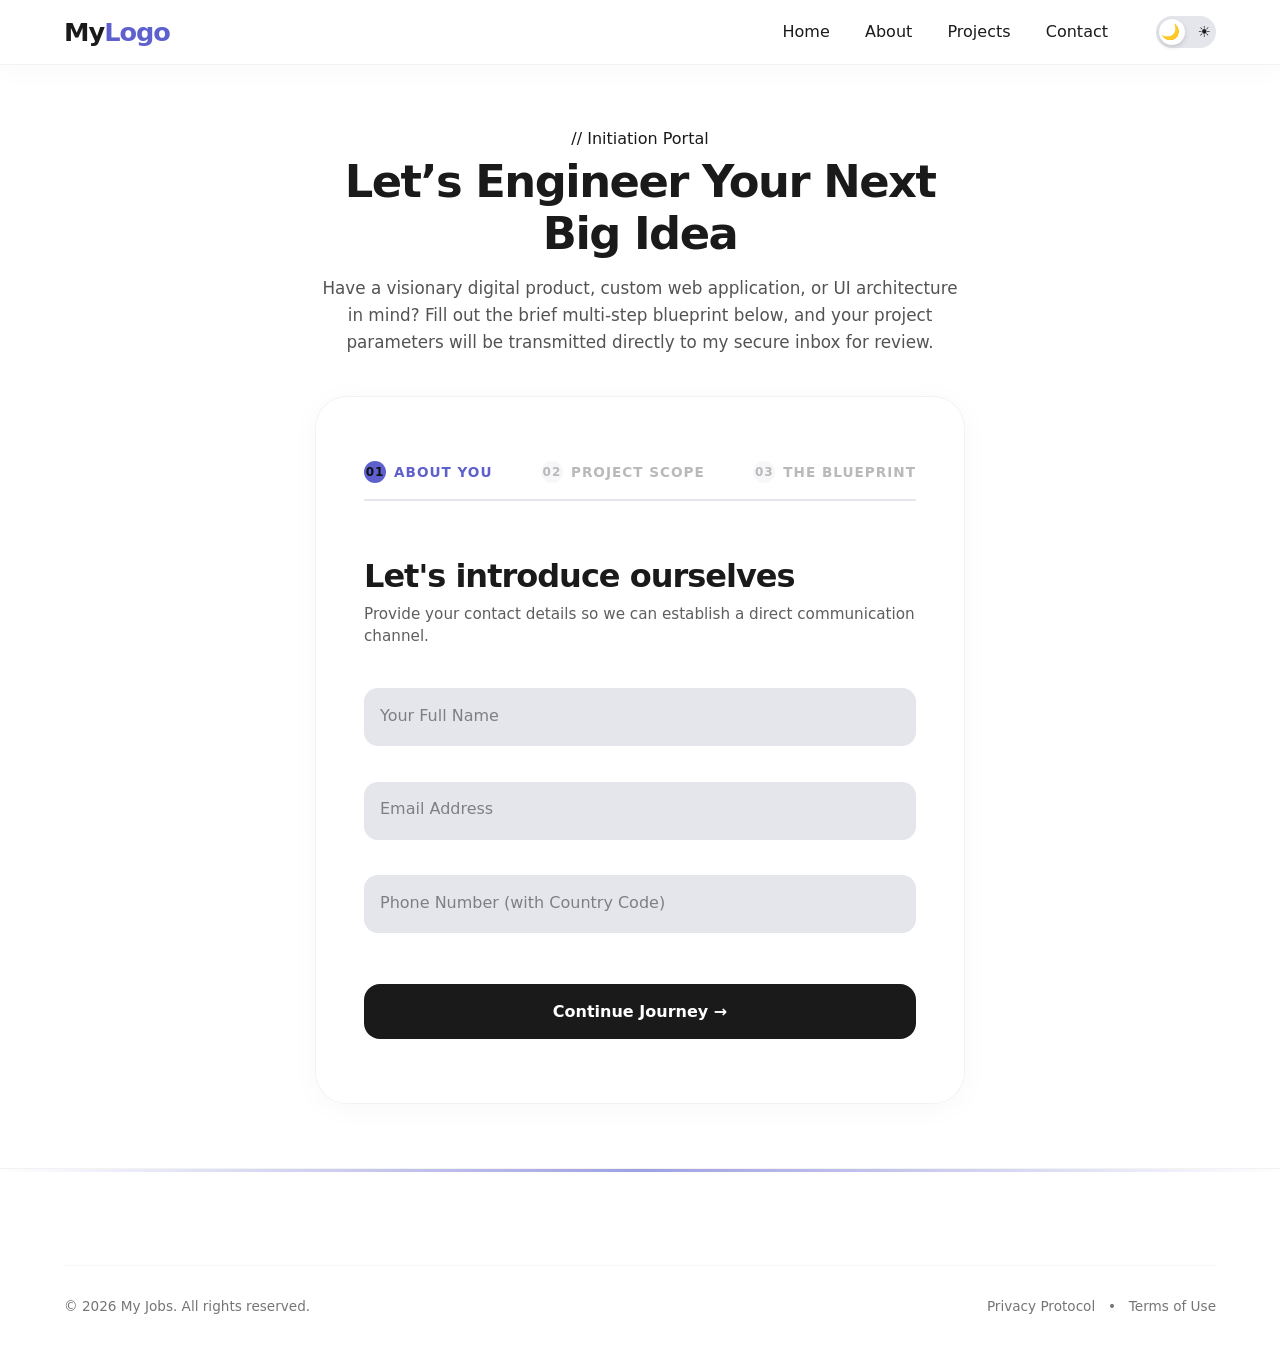
<file: contacts.html>
<!DOCTYPE html>
<html lang="en">

<head>
    <meta charset="UTF-8">
    <meta name="viewport" content="width=device-width, initial-scale=1.0">
    <title>Initiate Project | Contact Space</title>

    <!-- Global Shared Base File & Theme Variables -->
    <link rel="stylesheet" href="./css/global.css">
    <!-- Page Specific Style Rules -->
    <link rel="stylesheet" href="./css/contacts.css">
</head>

<body>

    <!-- ==========================================
       SHARED GLOBAL NAVIGATION HEADER
       ========================================== -->
    <header class="navbar">
        <div class="nav-logo">
            <a href="index.html">My<span>Logo</span></a>
        </div>
        <nav>
            <ul>
                <li><a href="index.html">Home</a></li>
                <li><a href="about.html">About</a></li>
                <li><a href="projects.html">Projects</a></li>
                <li><a href="contacts.html" class="active">Contact</a></li>
            </ul>
        </nav>
        <div class="mode-toggle">
            <input type="checkbox" id="mode-toggle-checkbox">
            <label for="mode-toggle-checkbox" class="toggle-label">
                <span class="toggle-icon">🌙</span>
                <span class="toggle-icon">☀️</span>
            </label>
        </div>
    </header>

    <!-- ==========================================
       CORE INTERACTIVE CONTACT INTERFACE PANEL
       ========================================== -->
    <main class="contact-hero-section">
        <div class="contact-wrapper-container">

            <!-- Welcome Header & Short Paragraph Before Form -->
            <div class="contact-page-intro">
                <span class="about-tag">// Initiation Portal</span>
                <h1>Let’s Engineer Your Next Big Idea</h1>
                <p>
                    Have a visionary digital product, custom web application, or UI architecture in mind?
                    Fill out the brief multi-step blueprint below, and your project parameters will be transmitted
                    directly to my secure inbox for review.
                </p>
            </div>

            <div class="contact-card-container">

                <!-- Top Step-by-Step Progress Tracking Track -->
                <div class="form-progress-bar" id="form-progress">
                    <div class="progress-step active-step" data-step="1"><span>01</span> About You</div>
                    <div class="progress-step" data-step="2"><span>02</span> Project Scope</div>
                    <div class="progress-step" data-step="3"><span>03</span> The Blueprint</div>
                </div>

                <!-- Main Form Sheet Structure 
                     NOTE: Replace action URL with your free Formspree endpoint (e.g., https://formspree.io/f/your_id) 
                     to receive submissions directly in your email. -->
                <form id="project-wizard-form" action="https://formspree.io/f/mwlvngjy" method="POST"
                    autocomplete="off" novalidate>

                    <!-- STEP 1: PERSONAL INFORMATION PROFILE -->
                    <div class="form-step-panel active-panel" data-panel="1">
                        <div class="panel-header">
                            <h2>Let's introduce ourselves</h2>
                            <p>Provide your contact details so we can establish a direct communication channel.</p>
                        </div>
                        <div class="input-group">
                            <input type="text" id="client-name" name="name" required placeholder=" ">
                            <label for="client-name">Your Full Name</label>
                            <span class="error-msg">Please enter your name to proceed</span>
                        </div>
                        <div class="input-group">
                            <input type="email" id="client-email" name="email" required placeholder=" ">
                            <label for="client-email">Email Address</label>
                            <span class="error-msg">Please input a valid, working email address</span>
                        </div>
                        <div class="input-group">
                            <input type="tel" id="client-phone" name="phone" required placeholder=" ">
                            <label for="client-phone">Phone Number (with Country Code)</label>
                            <span class="error-msg">Please enter a valid phone number</span>
                        </div>
                        <div class="panel-action-row">
                            <button type="button" class="form-control-btn next-step-btn">Continue Journey →</button>
                        </div>
                    </div>

                    <!-- STEP 2: THE PROJECT NAMING FIELD -->
                    <div class="form-step-panel" data-panel="2">
                        <div class="panel-header">
                            <h2>What are we engineering?</h2>
                            <p>Give your architectural concept or business goal a working title.</p>
                        </div>
                        <div class="input-group">
                            <input type="text" id="project-title" name="project_title" required placeholder=" ">
                            <label for="project-title">Project Name / Working Title</label>
                            <span class="error-msg">A project name helps organize the pipeline files</span>
                        </div>
                        <div class="panel-action-row">
                            <button type="button" class="form-control-btn prev-step-btn">← Back</button>
                            <button type="button" class="form-control-btn next-step-btn">Next Phase →</button>
                        </div>
                    </div>

                    <!-- STEP 3: LOGISTICS DESCRIPTION & FINAL INITIATE BUTTON -->
                    <div class="form-step-panel" data-panel="3">
                        <div class="panel-header">
                            <h2>The Project Blueprint</h2>
                            <p>Tell me about your core features, reference links, or timeline expectations.</p>
                        </div>
                        <div class="input-group text-area-group">
                            <textarea id="project-desc" name="project_description" required placeholder=" "
                                rows="5"></textarea>
                            <label for="project-desc">Project Details & Summary</label>
                            <span class="error-msg">Please share a few brief details about your idea</span>
                        </div>
                        <div class="panel-action-row">
                            <button type="button" class="form-control-btn prev-step-btn">← Back</button>
                            <button type="submit" class="form-control-btn submit-form-btn">Launch Initialization
                                ✨</button>
                        </div>
                    </div>

                </form>

                <!-- ==========================================
               IMMERSIVE MIND-BLOWING SUCCESS CARD SCREEN
               ========================================== -->
                <div class="success-screen-matrix" id="success-message">
                    <div class="success-icon-halo">
                        <div class="success-pulse-radar"></div>
                        <span class="success-check">🚀</span>
                    </div>
                    <h2>Initialization Successful!</h2>
                    <p class="success-lead">
                        Transmission sent successfully, <strong id="summary-client-name">Explorer</strong>. Your
                        blueprint details for <span id="summary-project-title">"The Enterprise Project"</span> have been
                        dispatched directly to my email inbox.
                    </p>
                    <p class="success-sub">
                        I am reviewing your parameters. Expect a comprehensive analysis draft in your inbox within
                        <strong>24 business hours</strong>.
                    </p>
                    <div class="success-action-row">
                        <a href="home.html" class="form-control-btn home-return-btn">Return to Headquarters</a>
                    </div>
                </div>

            </div>
        </div>
    </main>

    <!-- ==========================================
       SHARED GLOBAL FOOTER
       ========================================== -->
    <footer class="global-footer">
        <div class="footer-wave-accent"></div>
        <div class="footer-container">
            <div class="footer-baseline">
                <p>&copy; 2026 My Jobs. All rights reserved.</p>
                <div class="baseline-links">
                    <a href="#">Privacy Protocol</a>
                    <span>•</span>
                    <a href="#">Terms of Use</a>
                </div>
            </div>
        </div>
    </footer>

    <script src="../scripts/contacts.js" defer></script>

</body>

</html>
</file>
<file: css/global.css>
/* ==========================================================================
   1. GLOBAL ARCHITECTURE & SYSTEM DESIGN VARIABLE ARRAY
   ========================================================================== */
:root {
    --bg-primary: #ffffff;
    --bg-nav: rgba(255, 255, 255, 0.75);
    --text-main: #1a1a1a;
    --accent: #5e60ce;
    --toggle-bg: #e4e6eb;
    --nav-shadow: 0 4px 30px rgba(0, 0, 0, 0.03);
    --border-glass: rgba(0, 0, 0, 0.05);
}

[data-theme="dark"] {
    --bg-primary: #0f1016;
    --bg-nav: rgba(15, 16, 22, 0.75);
    --text-main: #f5f5f7;
    --accent: #72efdd;
    --toggle-bg: #2f3136;
    --nav-shadow: 0 4px 30px rgba(0, 0, 0, 0.4);
    --border-glass: rgba(255, 255, 255, 0.05);
}

/* ==========================================================================
   2. CORE DOCUMENT BASELINE DECORATION RESET
   ========================================================================== */
* {
    box-sizing: border-box;
}

html,
body {
    margin: 0;
    padding: 0;
    width: 100%;
    overflow-x: hidden;
    /* Prevents unwanted horizontal breaking layout bugs */
}

body {
    font-family: 'Inter', system-ui, -apple-system, sans-serif;
    background-color: var(--bg-primary);
    color: var(--text-main);
    transition: background-color 0.4s ease, color 0.4s ease;
}

/* Global Document Utility System Scrollbar Tuning */
::-webkit-scrollbar {
    width: 10px;
}

::-webkit-scrollbar-track {
    background: var(--bg-primary);
}

::-webkit-scrollbar-thumb {
    background: var(--text-main);
    border: 2px solid var(--bg-primary);
    border-radius: 10px;
}

/* ==========================================================================
   3. SHARED GLOBAL NAVIGATION HEADER
   ========================================================================== */
.navbar {
    display: flex;
    align-items: center;
    justify-content: space-between;
    padding: 1rem 4rem;
    background: var(--bg-nav);
    backdrop-filter: blur(12px);
    -webkit-backdrop-filter: blur(12px);
    border-bottom: 1px solid var(--border-glass);
    box-shadow: var(--nav-shadow);
    position: sticky;
    top: 0;
    z-index: 1000;
    transition: background 0.4s ease, border-color 0.4s ease;
}

.nav-logo a {
    font-size: 1.6rem;
    font-weight: 800;
    text-decoration: none;
    color: var(--text-main);
    letter-spacing: -1px;
}

.nav-logo span {
    color: var(--accent);
}

.navbar nav {
    display: flex;
    margin-left: auto;
    margin-right: 3rem;
}

.navbar ul {
    display: flex;
    align-items: center;
    gap: 2.2rem;
    list-style: none;
    margin: 0;
    padding: 0;
}

/* Visual Layout Grid Alignment Sorting Targets */
.mode-toggle {
    order: 3;
}

.navbar nav {
    order: 2;
}

.nav-logo {
    order: 1;
}

.link-home {
    order: 4;
}

.link-about {
    order: 3;
}

.link-projects {
    order: 2;
}

.link-contact {
    order: 1;
}

.navbar ul a {
    text-decoration: none;
    color: var(--text-main);
    font-weight: 500;
    font-size: 1rem;
    position: relative;
    padding: 0.4rem 0;
    transition: color 0.3s ease;
}

.navbar ul a:hover {
    color: var(--accent);
}

.navbar ul a::after {
    content: '';
    position: absolute;
    bottom: 0;
    left: 0;
    width: 0;
    height: 2px;
    background-color: var(--accent);
    transition: width 0.3s cubic-bezier(0.4, 0, 0.2, 1);
}

.navbar ul a:hover::after {
    width: 100%;
}

/* Custom Sliding Light/Dark Switch Tooling */
#mode-toggle-checkbox {
    display: none;
}

.toggle-label {
    display: flex;
    align-items: center;
    justify-content: space-between;
    background-color: var(--toggle-bg);
    width: 60px;
    height: 32px;
    border-radius: 50px;
    padding: 0 5px;
    position: relative;
    cursor: pointer;
    box-sizing: border-box;
    transition: background-color 0.4s ease;
}

.toggle-icon {
    font-size: 0.95rem;
    z-index: 1;
    user-select: none;
}

.toggle-label::after {
    content: '';
    position: absolute;
    top: 3px;
    left: 3px;
    width: 26px;
    height: 26px;
    background-color: #ffffff;
    border-radius: 50px;
    transition: transform 0.3s cubic-bezier(0.4, 0, 0.2, 1);
    box-shadow: 0 2px 5px rgba(0, 0, 0, 0.15);
}

#mode-toggle-checkbox:checked+.toggle-label::after {
    transform: translateX(28px);
}

/* ==========================================================================
   4. SHARED GLOBAL FOOTER ARCHITECTURE
   ========================================================================== */
.global-footer {
    background: var(--bg-nav);
    backdrop-filter: blur(16px);
    -webkit-backdrop-filter: blur(16px);
    border-top: 1px solid var(--border-glass);
    padding: 6rem 4rem 2rem 4rem;
    position: relative;
    overflow: hidden;
    transition: background 0.4s ease, border-color 0.4s ease;
}

.footer-wave-accent {
    position: absolute;
    top: 0;
    left: 0;
    width: 100%;
    height: 3px;
    background: linear-gradient(90deg, transparent 0%, var(--accent) 50%, transparent 100%);
    opacity: 0.6;
}

.footer-container {
    max-width: 1200px;
    margin: 0 auto;
}

.footer-grid {
    display: grid;
    grid-template-columns: 1.5fr 1fr 1fr;
    gap: 4rem;
    margin-bottom: 5rem;
}

.footer-col h3 {
    font-size: 1.1rem;
    text-transform: uppercase;
    letter-spacing: 2px;
    font-weight: 700;
    margin: 0 0 1.5rem 0;
    color: var(--text-main);
}

.brand-col {
    display: flex;
    flex-direction: column;
    gap: 1.2rem;
}

.footer-logo {
    font-size: 1.5rem;
    font-weight: 800;
    text-decoration: none;
    color: var(--text-main);
    letter-spacing: -1px;
}

.footer-logo span {
    color: var(--accent);
}

.brand-bio {
    font-size: 0.95rem;
    line-height: 1.6;
    opacity: 0.7;
    max-width: 320px;
    margin: 0;
}

.footer-socials {
    display: flex;
    gap: 1rem;
    margin-top: 0.5rem;
}

.social-link {
    width: 40px;
    height: 40px;
    border-radius: 12px;
    background: var(--toggle-bg);
    border: 1px solid var(--border-glass);
    display: flex;
    align-items: center;
    justify-content: center;
    text-decoration: none;
    transition: all 0.3s cubic-bezier(0.175, 0.885, 0.32, 1.275);
}

.social-icon {
    font-size: 1.1rem;
    transition: transform 0.3s ease;
}

.social-link:hover {
    background-color: var(--text-main);
    border-color: var(--text-main);
    transform: translateY(-4px);
}

.social-link:hover .social-icon {
    transform: scale(1.15);
}

.footer-links {
    list-style: none;
    padding: 0;
    margin: 0;
    display: flex;
    flex-direction: column;
    gap: 0.8rem;
}

.footer-links a {
    text-decoration: none;
    color: var(--text-main);
    opacity: 0.75;
    font-size: 0.95rem;
    transition: all 0.3s ease;
    display: inline-block;
}

.footer-links a:hover {
    color: var(--accent);
    opacity: 1;
    transform: translateX(4px);
}

.status-indicator-box {
    background: var(--toggle-bg);
    border: 1px solid var(--border-glass);
    padding: 1.2rem;
    border-radius: 16px;
    display: flex;
    gap: 1rem;
    align-items: flex-start;
}

.status-indicator-box p {
    margin: 0;
    font-size: 0.9rem;
    line-height: 1.5;
    opacity: 0.75;
}

.status-pulse-ring {
    width: 8px;
    height: 8px;
    background-color: #34c759;
    border-radius: 50%;
    flex-shrink: 0;
    margin-top: 4px;
    position: relative;
}

.status-pulse-ring::after {
    content: '';
    position: absolute;
    width: 100%;
    height: 100%;
    background-color: #34c759;
    border-radius: 50%;
    top: 0;
    left: 0;
    animation: availabilityGlow 2s infinite ease-in-out;
}

@keyframes availabilityGlow {
    0% {
        transform: scale(1);
        opacity: 1;
    }

    100% {
        transform: scale(3.5);
        opacity: 0;
    }
}

.footer-baseline {
    border-top: 1px solid var(--border-glass);
    padding-top: 2rem;
    display: flex;
    justify-content: space-between;
    align-items: center;
    font-size: 0.85rem;
    opacity: 0.6;
}

.footer-baseline p {
    margin: 0;
}

.baseline-links {
    display: flex;
    gap: 0.8rem;
    align-items: center;
}

.baseline-links a {
    color: var(--text-main);
    text-decoration: none;
    transition: color 0.3s ease;
}

.baseline-links a:hover {
    color: var(--accent);
}

/* ==========================================================================
   5. COMPACT GLOBAL VIEWPORT MOBILE ADAPTATION
   ========================================================================== */
@media (max-width: 768px) {
    .navbar {
        padding: 1rem 2rem;
    }

    .navbar nav {
        margin-right: 1.5rem;
    }

    .navbar ul {
        gap: 1.2rem;
    }

    .navbar ul a {
        font-size: 0.9rem;
    }

    .global-footer {
        padding: 4rem 2rem 2rem 2rem;
    }

    .footer-grid {
        grid-template-columns: 1fr;
        gap: 2.5rem;
        margin-bottom: 3.5rem;
    }

    .footer-baseline {
        flex-direction: column;
        gap: 1rem;
        text-align: center;
    }
}
</file>
<file: css/contacts.css>
/* ==========================================================================
   1. HERO LAYOUT FRAMING
   ========================================================================== */
.contact-hero-section {
    min-height: calc(100vh - 140px);
    display: flex;
    align-items: center;
    justify-content: center;
    padding: 4rem 2rem;
    background-color: var(--bg-primary);
}

.contact-card-container {
    max-width: 650px;
    width: 100%;
    background: var(--bg-nav);
    backdrop-filter: blur(16px);
    -webkit-backdrop-filter: blur(16px);
    border: 1px solid var(--border-glass);
    padding: 4rem 3rem;
    border-radius: 32px;
    box-shadow: var(--nav-shadow);
    overflow: hidden;
    position: relative;
    transition: background 0.4s ease, border-color 0.4s ease;
}

/* --- STEP SYSTEM PROGRESS BAR --- */
.form-progress-bar {
    display: flex;
    justify-content: space-between;
    margin-bottom: 3.5rem;
    border-bottom: 2px solid var(--toggle-bg);
    padding-bottom: 1rem;
    position: relative;
}

.progress-step {
    font-size: 0.85rem;
    font-weight: 700;
    text-transform: uppercase;
    letter-spacing: 1px;
    opacity: 0.3;
    transition: all 0.4s ease;
    display: flex;
    align-items: center;
    gap: 0.5rem;
}

.progress-step span {
    background-color: var(--toggle-bg);
    color: var(--text-main);
    width: 22px;
    height: 22px;
    border-radius: 50%;
    display: inline-flex;
    align-items: center;
    justify-content: center;
    font-size: 0.75rem;
}

.progress-step.active-step {
    opacity: 1;
    color: var(--accent);
}

.progress-step.active-step span {
    background-color: var(--accent);
    color: #101115;
}

/* ==========================================================================
   2. MATERIAL STYLE DYNAMIC PANELS & INPUTS
   ========================================================================== */
.form-step-panel {
    display: none;
    /* Hide panels by default */
    flex-direction: column;
    animation: slidePanelIn 0.5s cubic-bezier(0.165, 0.84, 0.44, 1) forwards;
}

.form-step-panel.active-panel {
    display: flex;
}

@keyframes slidePanelIn {
    0% {
        transform: translateX(20px);
        opacity: 0;
    }

    100% {
        transform: translateX(0);
        opacity: 1;
    }
}

.panel-header h2 {
    font-size: 2rem;
    font-weight: 800;
    letter-spacing: -1px;
    margin: 0 0 0.5rem 0;
}

.panel-header p {
    margin: 0 0 2.5rem 0;
    opacity: 0.7;
    font-size: 0.95rem;
    line-height: 1.5;
}

/* Floating Input Mechanics Configuration */
.input-group {
    position: relative;
    margin-bottom: 2.2rem;
}

.input-group input,
.input-group textarea {
    width: 100%;
    padding: 1.1rem 1rem;
    background: var(--toggle-bg);
    border: 2px solid transparent;
    outline: none;
    border-radius: 14px;
    color: var(--text-main);
    font-size: 1rem;
    font-family: inherit;
    transition: all 0.3s ease;
}

.input-group label {
    position: absolute;
    top: 1.1rem;
    left: 1rem;
    opacity: 0.5;
    transition: all 0.3s cubic-bezier(0.165, 0.84, 0.44, 1);
    pointer-events: none;
}

/* Float logic triggered on input active focus or populated placeholder status */
.input-group input:focus~label,
.input-group input:not(:placeholder-shown)~label,
.input-group textarea:focus~label,
.input-group textarea:not(:placeholder-shown)~label {
    top: -0.6rem;
    left: 0.8rem;
    font-size: 0.75rem;
    font-weight: 700;
    text-transform: uppercase;
    letter-spacing: 0.5px;
    background-color: var(--text-main);
    color: var(--bg-primary);
    padding: 0.1rem 0.5rem;
    border-radius: 4px;
    opacity: 1;
}

.input-group input:focus,
.input-group textarea:focus {
    border-color: var(--accent);
    background-color: transparent;
    box-shadow: 0 0 10px rgba(94, 96, 206, 0.1);
}

/* Error States */
.input-group.invalid-field input,
.input-group.invalid-field textarea {
    border-color: #ff3b30;
}

.error-msg {
    color: #ff3b30;
    font-size: 0.75rem;
    font-weight: 600;
    position: absolute;
    bottom: -1.2rem;
    left: 0.5rem;
    opacity: 0;
    transform: translateY(-5px);
    transition: all 0.3s ease;
}

.input-group.invalid-field .error-msg {
    opacity: 1;
    transform: translateY(0);
}

/* --- NAVIGATION CONTROL UTILITY BUTTONS --- */
.panel-action-row {
    display: flex;
    gap: 1.5rem;
    margin-top: 1rem;
}

.form-control-btn {
    padding: 1.1rem 2rem;
    border-radius: 16px;
    font-weight: 700;
    font-size: 1rem;
    cursor: pointer;
    border: none;
    font-family: inherit;
    transition: all 0.3s cubic-bezier(0.165, 0.84, 0.44, 1);
    display: inline-flex;
    align-items: center;
    justify-content: center;
}

.next-step-btn,
.submit-form-btn {
    background-color: var(--text-main);
    color: var(--bg-primary);
    flex-grow: 2;
}

.prev-step-btn {
    background-color: var(--toggle-bg);
    color: var(--text-main);
    flex-grow: 1;
}

.form-control-btn:hover {
    transform: translateY(-2px);
}

.next-step-btn:hover,
.submit-form-btn:hover {
    background-color: var(--accent);
    color: #101115;
    box-shadow: 0 8px 20px rgba(94, 96, 206, 0.2);
}

/* ==========================================================================
   3. MIND-BLOWING CELEBRATORY SUCCESS STATE
   ========================================================================== */
.success-screen-matrix {
    display: none;
    /* Keep hidden until validation engine fires */
    flex-direction: column;
    align-items: center;
    text-align: center;
    animation: explodeSuccessScreen 0.6s cubic-bezier(0.175, 0.885, 0.32, 1.275) forwards;
}

@keyframes explodeSuccessScreen {
    0% {
        transform: scale(0.9) translateY(30px);
        opacity: 0;
    }

    100% {
        transform: scale(1) translateY(0);
        opacity: 1;
    }
}

.success-icon-halo {
    width: 90px;
    height: 90px;
    border-radius: 50%;
    background-color: var(--text-main);
    display: flex;
    align-items: center;
    justify-content: center;
    position: relative;
    margin-bottom: 2.5rem;
}

.success-pulse-radar {
    position: absolute;
    width: 100%;
    height: 100%;
    border-radius: 50%;
    border: 2px solid var(--accent);
    animation: iconRadarGlow 2.2s infinite ease-out;
}

@keyframes iconRadarGlow {
    0% {
        transform: scale(1);
        opacity: 1;
    }

    100% {
        transform: scale(2.2);
        opacity: 0;
    }
}

.success-check {
    font-size: 2.5rem;
    z-index: 2;
}

.success-screen-matrix h2 {
    font-size: 2.4rem;
    font-weight: 900;
    letter-spacing: -1.5px;
    margin: 0 0 1rem 0;
    color: var(--accent);
}

.success-lead {
    font-size: 1.2rem;
    line-height: 1.6;
    font-weight: 500;
    margin: 0 0 1rem 0;
}

.success-lead span {
    color: var(--accent);
    font-weight: 700;
}

.success-sub {
    font-size: 1rem;
    line-height: 1.6;
    opacity: 0.7;
    max-width: 500px;
    margin: 0 0 3rem 0;
}

.home-return-btn {
    background-color: var(--text-main);
    color: var(--bg-primary);
    text-decoration: none;
    width: 100%;
}

/* --- MOBILE COMPACTION STYLING --- */
@media (max-width: 600px) {
    .contact-card-container {
        padding: 2.5rem 1.5rem;
        border-radius: 24px;
    }

    .panel-header h2 {
        font-size: 1.6rem;
    }

    .form-progress-bar {
        display: none;
    }

    /* Hide steps on tiny phones */
}

/* ==========================================================================
   CONTACT PAGE INTRO BANNER STYLES
   ========================================================================== */
.contact-wrapper-container {
    max-width: 650px;
    width: 100%;
    display: flex;
    flex-direction: column;
    gap: 2.5rem;
}

.contact-page-intro {
    text-align: center;
}

.contact-page-intro h1 {
    font-size: 2.8rem;
    font-weight: 800;
    letter-spacing: -1.5px;
    margin: 0.5rem 0 1rem 0;
    line-height: 1.15;
}

.contact-page-intro p {
    font-size: 1.05rem;
    line-height: 1.6;
    opacity: 0.75;
    margin: 0;
}
</file>
